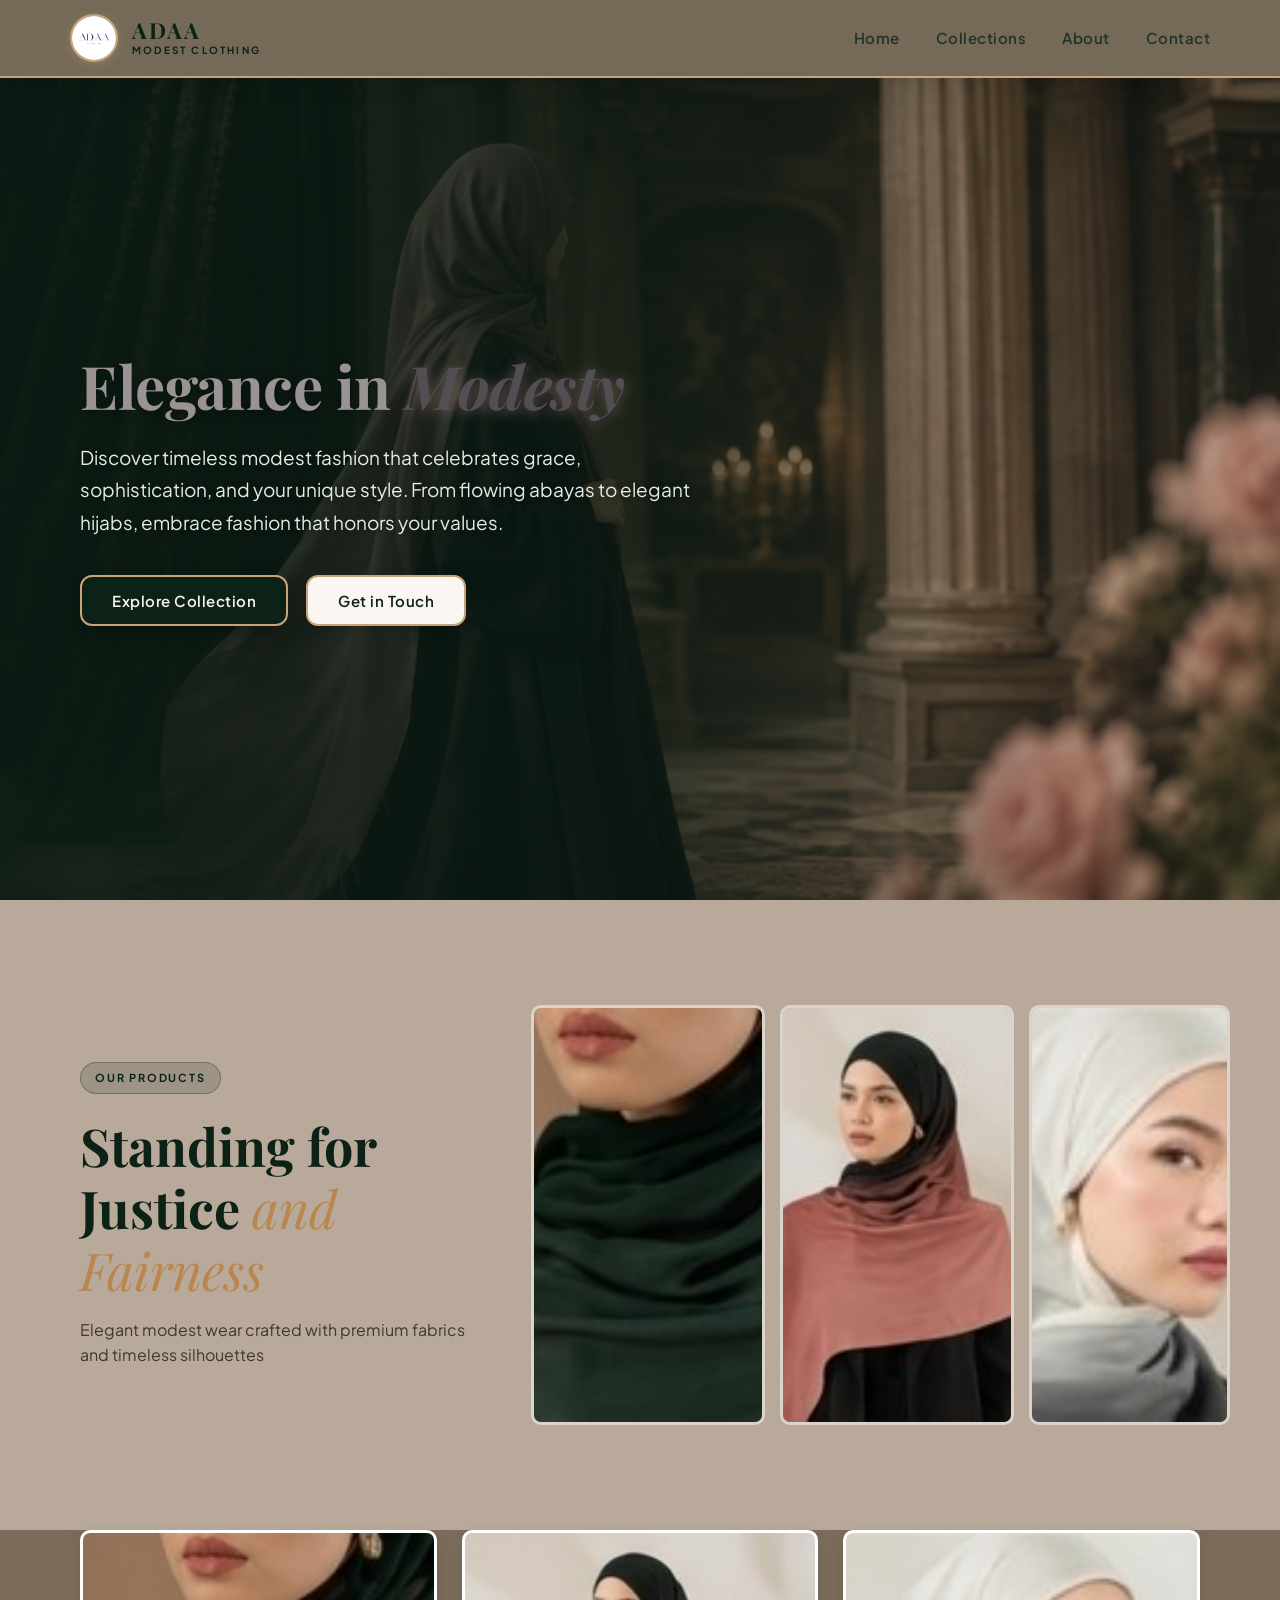
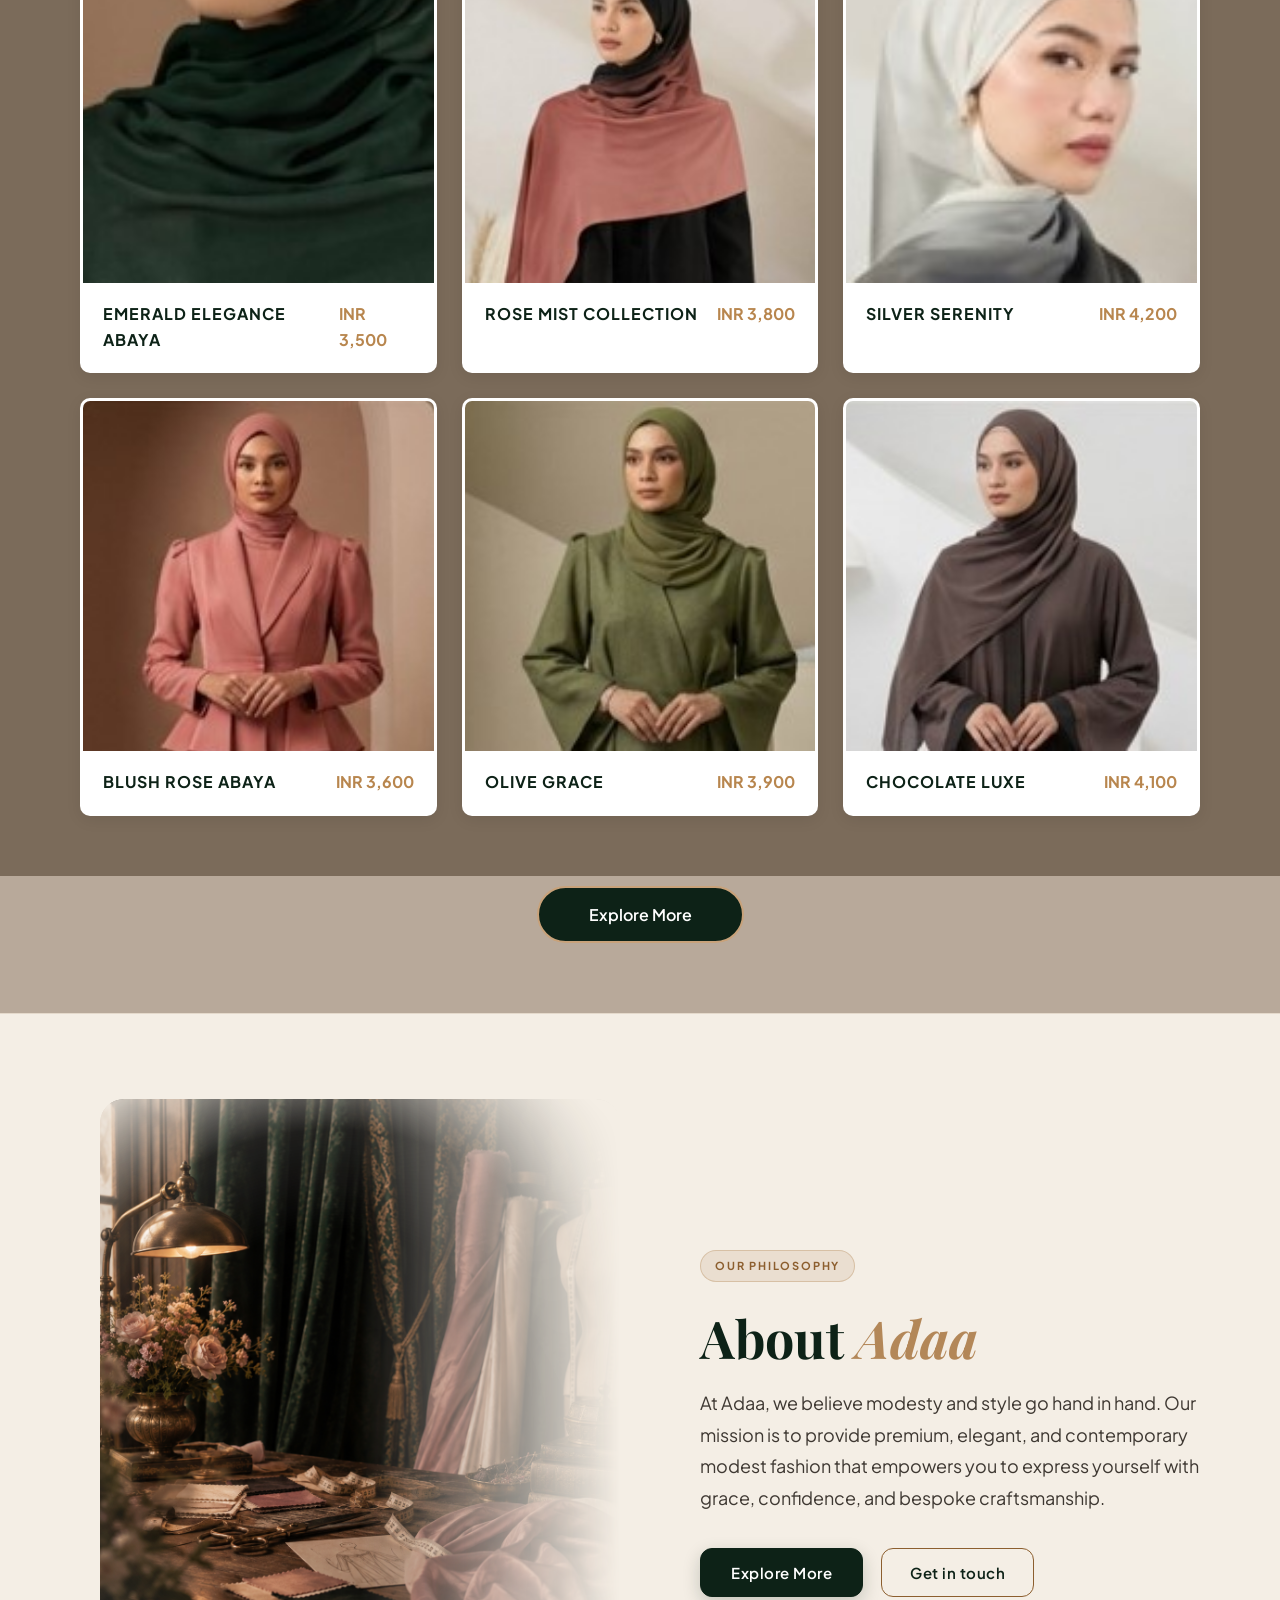
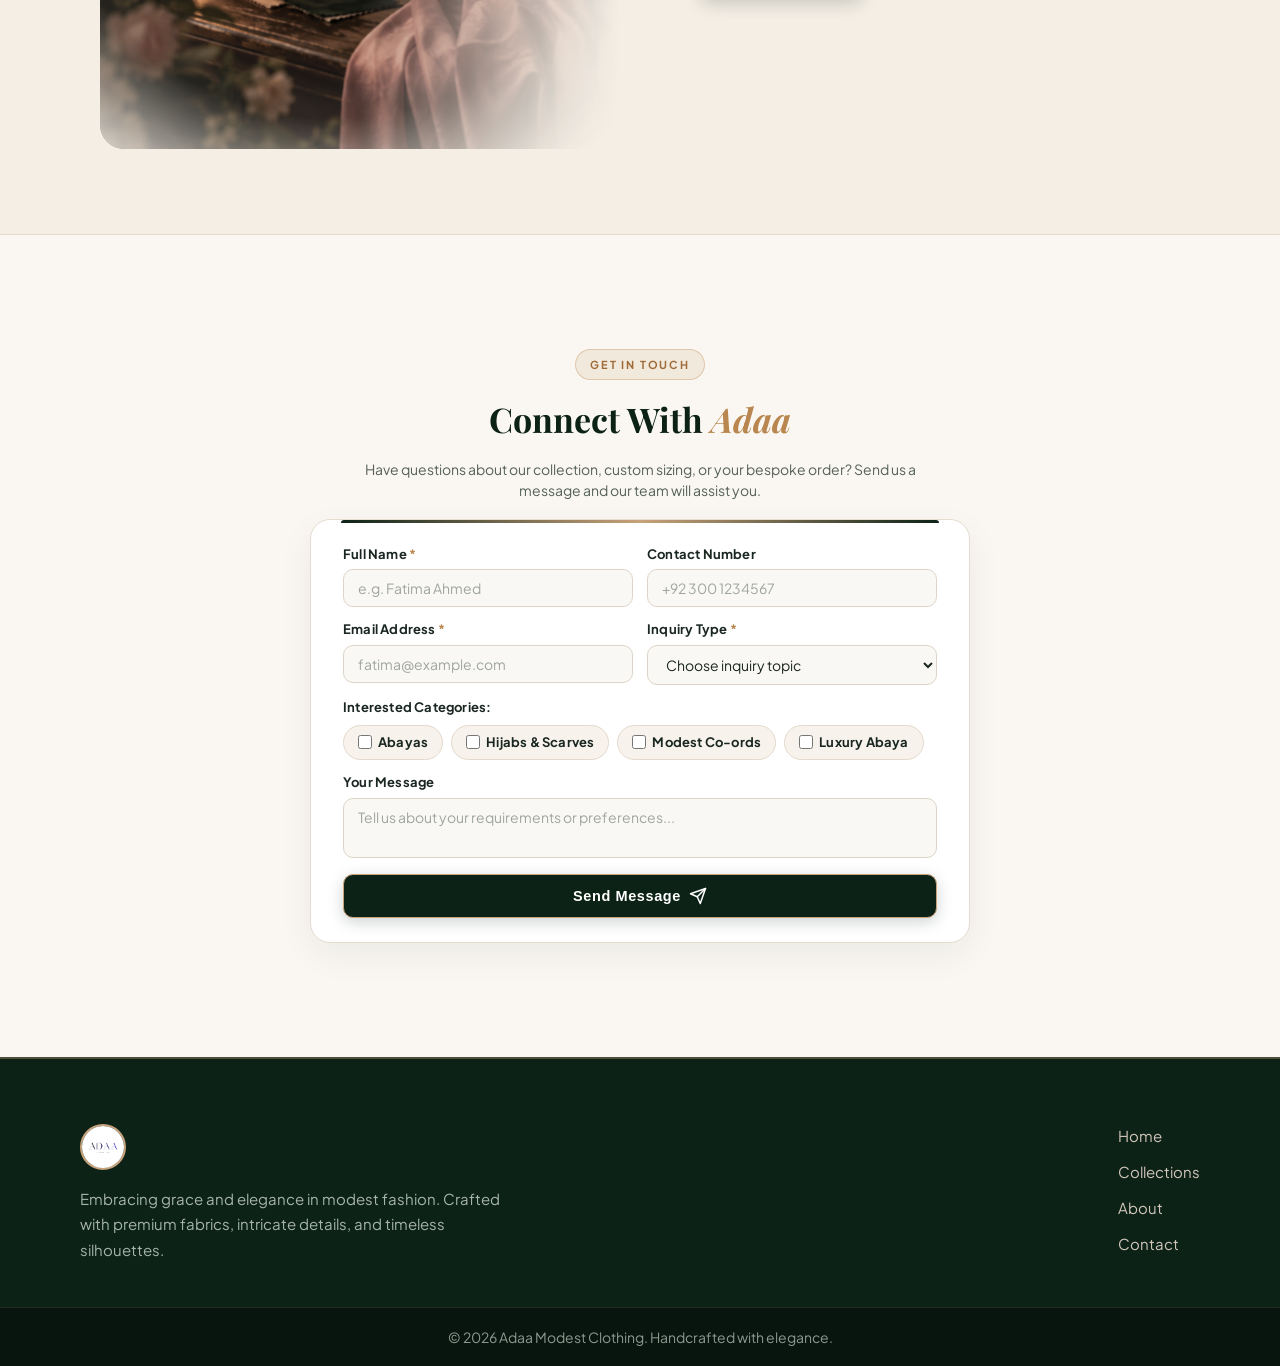
<file: index.html>
<!DOCTYPE html>
<html lang="en">
<head>
    <meta charset="UTF-8">
    <meta name="viewport" content="width=device-width, initial-scale=1.0">
    <title>Adaa | Modest Clothing</title>
    <link rel="stylesheet" href="style.css">
    <link rel="preconnect" href="https://fonts.googleapis.com">
    <link rel="preconnect" href="https://fonts.gstatic.com" crossorigin>
    <link href="https://fonts.googleapis.com/css2?family=Playfair+Display:ital,wght@0,600;0,700;1,600&family=Plus+Jakarta+Sans:wght@400;500;600;700&display=swap" rel="stylesheet">
</head>
<body>
    <nav class="nav-bar">
        <div class="logo">
            <img src="./logo adaa.png" alt="Adaa Logo" >
            <div class="logo-text">
                <span class="brand-name">ADAA</span>
                <span class="brand-tag">MODEST CLOTHING</span>
            </div>
        </div>
        <div class="nav-links">
            <a href="#hero">Home</a>
            <a href="#collections">Collections</a>
            <a href="#about">About</a>
            <a href="#contact">Contact</a>
        </div>
    </nav>

    <section class="hero" id="hero">
        <div class="text">

            <h1>Elegance in <span class="highlight">Modesty</span></h1>
            <p>Discover timeless modest fashion that celebrates grace, sophistication, and your unique style. From flowing abayas to elegant hijabs, embrace fashion that honors your values.</p>
            <div class="buttons">
                <button class="btn-dark" onclick="document.getElementById('about').scrollIntoView({behavior: 'smooth'})">Explore Collection</button>
                <button class="touch-btn" onclick="document.getElementById('contact').scrollIntoView({behavior: 'smooth'})">Get in Touch</button>
            </div>
        </div>
    </section>

    <!-- Collections Section -->
    <section class="collections-hero" id="collections">
        <div class="collections-hero-content">
            <span class="badge">OUR PRODUCTS</span>
            <h1>Standing for Justice <span class="highlight">and Fairness</span></h1>
            <p>Elegant modest wear crafted with premium fabrics and timeless silhouettes</p>
        </div>
        <div class="collections-hero-images">
            <img src="img 1.jpg" alt="Collection 1" class="hero-img-1">
            <img src="img 2.jpg" alt="Collection 2" class="hero-img-2">
            <img src="img 3.jpg" alt="Collection 3" class="hero-img-3">
        </div>
    </section>

    <section class="collections-grid" style="background-color: #7b6b5a; padding-top: 0;">
        <div class="collection-card">
            <img src="img 1.jpg" alt="Emerald Elegance Abaya">
            <div class="card-content">
                <h3>Emerald Elegance Abaya</h3>
                <p class="price">INR 3,500</p>
            </div>
        </div>
        <div class="collection-card">
            <img src="img 2.jpg" alt="Rose Mist Collection">
            <div class="card-content">
                <h3>Rose Mist Collection</h3>
                <p class="price">INR 3,800</p>
            </div>
        </div>
        <div class="collection-card">
            <img src="img 3.jpg" alt="Silver Serenity">
            <div class="card-content">
                <h3>Silver Serenity</h3>
                <p class="price">INR 4,200</p>
            </div>
        </div>
        <div class="collection-card">
            <img src="img 4..jpg" alt="Blush Rose Abaya">
            <div class="card-content">
                <h3>Blush Rose Abaya</h3>
                <p class="price">INR 3,600</p>
            </div>
        </div>
        <div class="collection-card">
            <img src="img 5.jpg" alt="Olive Grace">
            <div class="card-content">
                <h3>Olive Grace</h3>
                <p class="price">INR 3,900</p>
            </div>
        </div>
        <div class="collection-card">
            <img src="img 6.jpg" alt="Chocolate Luxe">
            <div class="card-content">
                <h3>Chocolate Luxe</h3>
                <p class="price">INR 4,100</p>
            </div>
        </div>
    </section>

    <section class="explore-section">
        <button class="explore-btn">Explore More</button>
    </section>

    <!-- about section -->
    <section class="about" id="about">
        <div class="about-text">
            <span class="badge">OUR PHILOSOPHY</span>
            <h1>About <span class="highlight">Adaa</span></h1>
            <p>At Adaa, we believe modesty and style go hand in hand. Our mission is to provide premium, elegant, and contemporary modest fashion that empowers you to express yourself with grace, confidence, and bespoke craftsmanship.</p>
            <div class="about-buttons">
                <button class="btn-primary" onclick="document.getElementById('hero').scrollIntoView({behavior: 'smooth'})">Explore More</button>
                <button class="btn-secondary" onclick="document.getElementById('contact').scrollIntoView({behavior: 'smooth'})">Get in touch</button>
            </div>
        </div>
        <div class="about-img">
            <img src="./about img.png" alt="about-img" class="image">
        </div>
    </section>

    <!-- contact us section -->
    <section class="contact" id="contact">
        <div class="contact-header">
            <span class="badge">GET IN TOUCH</span>
            <h1>Connect With <span class="highlight">Adaa</span></h1>
            <div class="divider"></div>
            <p>Have questions about our collection, custom sizing, or your bespoke order? Send us a message and our team will assist you.</p>
        </div>

        <div class="contact-form-card">
            <form action="#" class="contact-us">
                <div class="form-row">
                    <div class="form-group">
                        <label for="name">Full Name <span class="req">*</span></label>
                        <input type="text" id="name" name="name" placeholder="e.g. Fatima Ahmed" required>
                    </div>
                    <div class="form-group">
                        <label for="contact-no">Contact Number</label>
                        <input type="tel" id="contact-no" name="contact" placeholder="+92 300 1234567">
                    </div>
                </div>

                <div class="form-row">
                    <div class="form-group">
                        <label for="email">Email Address <span class="req">*</span></label>
                        <input type="email" name="email" id="email" placeholder="fatima@example.com" required>
                    </div>
                    <div class="form-group">
                        <label for="reason">Inquiry Type <span class="req">*</span></label>
                        <select name="reason" id="reason" required>
                            <option value="" selected disabled>Choose inquiry topic</option>
                            <option value="custom-sizing">Custom Sizing & Alterations</option>
                            <option value="order-status">Order Status & Tracking</option>
                            <option value="bridal-custom">Bridal & Formal Order</option>
                            <option value="wholesale">Wholesale & Collaboration</option>
                            <option value="general">General Inquiry</option>
                        </select>
                    </div>
                </div>

                <div class="form-group">
                    <label>Interested Categories:</label>
                    <div class="clothing-options">
                        <label class="checkbox-label">
                            <input type="checkbox" name="interest" value="abayas">
                            <span>Abayas</span>
                        </label>
                        <label class="checkbox-label">
                            <input type="checkbox" name="interest" value="hijabs">
                            <span>Hijabs & Scarves</span>
                        </label>
                        <label class="checkbox-label">
                            <input type="checkbox" name="interest" value="coords">
                            <span>Modest Co-ords</span>
                        </label>
                        <label class="checkbox-label">
                            <input type="checkbox" name="interest" value="pret">
                            <span>Luxury Abaya</span>
                        </label>
                    </div>
                </div>

                <div class="form-group">
                    <label for="message">Your Message</label>
                    <textarea name="message" id="message" rows="3" placeholder="Tell us about your requirements or preferences..."></textarea>
                </div>

                <button type="submit" class="submit-btn">
                    <span>Send Message</span>
                    <svg width="18" height="18" viewBox="0 0 24 24" fill="none" stroke="currentColor" stroke-width="2" stroke-linecap="round" stroke-linejoin="round"><line x1="22" y1="2" x2="11" y2="13"></line><polygon points="22 2 15 22 11 13 2 9 22 2"></polygon></svg>
                </button>
            </form>
        </div>
    </section>

    <!-- footer -->
    <footer>
        <div class="footer-brand">
            <div class="footer-logo">
                <img src="./logo adaa.png" alt="Adaa Logo">
                <div class="logo-text">
                    <span class="brand-name">ADAA</span>
                    <span class="brand-tag">MODEST CLOTHING</span>
                </div>
            </div>
            <p class="footer-desc">Embracing grace and elegance in modest fashion. Crafted with premium fabrics, intricate details, and timeless silhouettes.</p>
        </div>
        <div class="footer-nav">

            <div class="footer-links">
                <a href="#hero">Home</a>
                <a href="#collections">Collections</a>
                <a href="#about">About</a>
                <a href="#contact">Contact</a>
            </div>
        </div>
    </footer>
    <div class="copyright">
        <p>© 2026 Adaa Modest Clothing. Handcrafted with elegance.</p>
    </div>

</body>
</html>
</file>
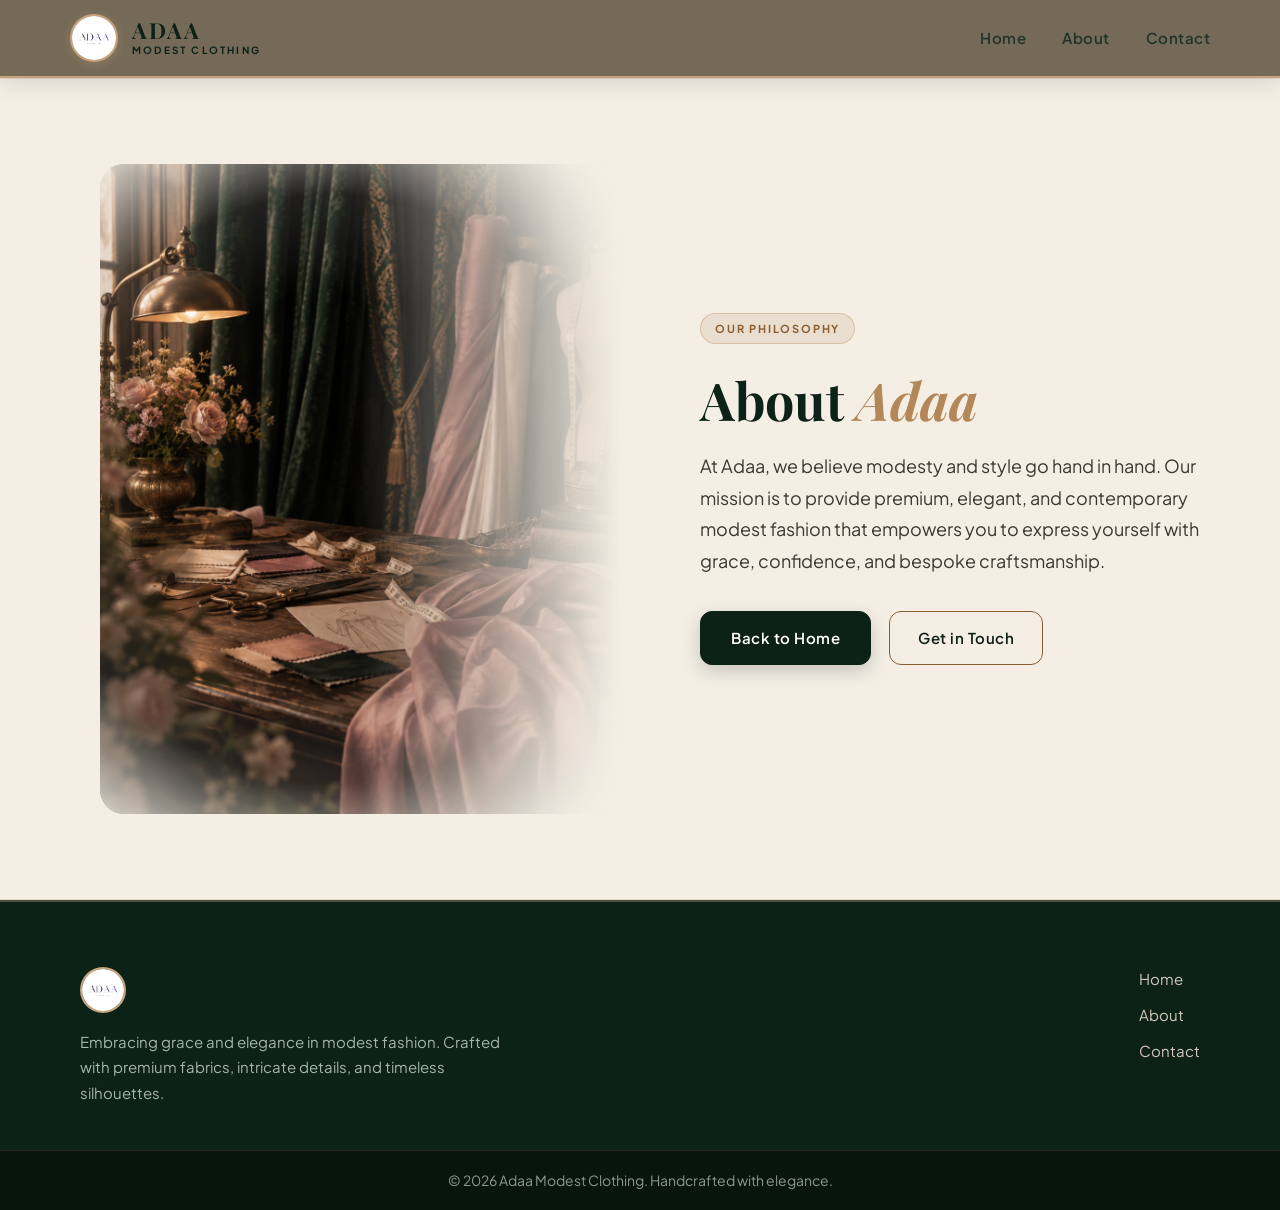
<file: about.html>
<!DOCTYPE html>
<html lang="en">
<head>
    <meta charset="UTF-8">
    <meta name="viewport" content="width=device-width, initial-scale=1.0">
    <title>About Us | Adaa Modest Clothing</title>
    <link rel="stylesheet" href="style.css">
    <link rel="preconnect" href="https://fonts.googleapis.com">
    <link rel="preconnect" href="https://fonts.gstatic.com" crossorigin>
    <link href="https://fonts.googleapis.com/css2?family=Playfair+Display:ital,wght@0,600;0,700;1,600&family=Plus+Jakarta+Sans:wght@400;500;600;700&display=swap" rel="stylesheet">
</head>
<body>

    <!-- Navigation Bar -->
    <nav class="nav-bar">
        <div class="logo">
            <img src="./logo adaa.png" alt="Adaa Logo">
            <div class="logo-text">
                <span class="brand-name">ADAA</span>
                <span class="brand-tag">MODEST CLOTHING</span>
            </div>
        </div>
        <div class="nav-links">
            <a href="index.html">Home</a>
            <a href="about.html">About</a>
            <a href="contact.html">Contact</a>
        </div>
    </nav>

    <!-- About Section -->
    <section class="about" id="about">
        <div class="about-text">
            <span class="badge">OUR PHILOSOPHY</span>
            <h1>About <span class="highlight">Adaa</span></h1>
            <p>At Adaa, we believe modesty and style go hand in hand. Our mission is to provide premium, elegant, and contemporary modest fashion that empowers you to express yourself with grace, confidence, and bespoke craftsmanship.</p>
            <div class="about-buttons">
                <a href="index.html" class="btn-primary">Back to Home</a>
                <a href="contact.html" class="btn-secondary">Get in Touch</a>
            </div>
        </div>
        <div class="about-img">
            <img src="./about img.png" alt="about-img" class="image">
        </div>
    </section>

    <!-- Footer -->
    <footer>
        <div class="footer-brand">
            <div class="footer-logo">
                <img src="./logo adaa.png" alt="Adaa Logo">
                <div class="logo-text">
                    <span class="brand-name">ADAA</span>
                    <span class="brand-tag">MODEST CLOTHING</span>
                </div>
            </div>
            <p class="footer-desc">Embracing grace and elegance in modest fashion. Crafted with premium fabrics, intricate details, and timeless silhouettes.</p>
        </div>
        <div class="footer-nav">
            <div class="footer-links">
                <a href="index.html">Home</a>
                <a href="about.html">About</a>
                <a href="contact.html">Contact</a>
            </div>
        </div>
    </footer>

    <div class="copyright">
        <p>© 2026 Adaa Modest Clothing. Handcrafted with elegance.</p>
    </div>

</body>
</html>
</file>
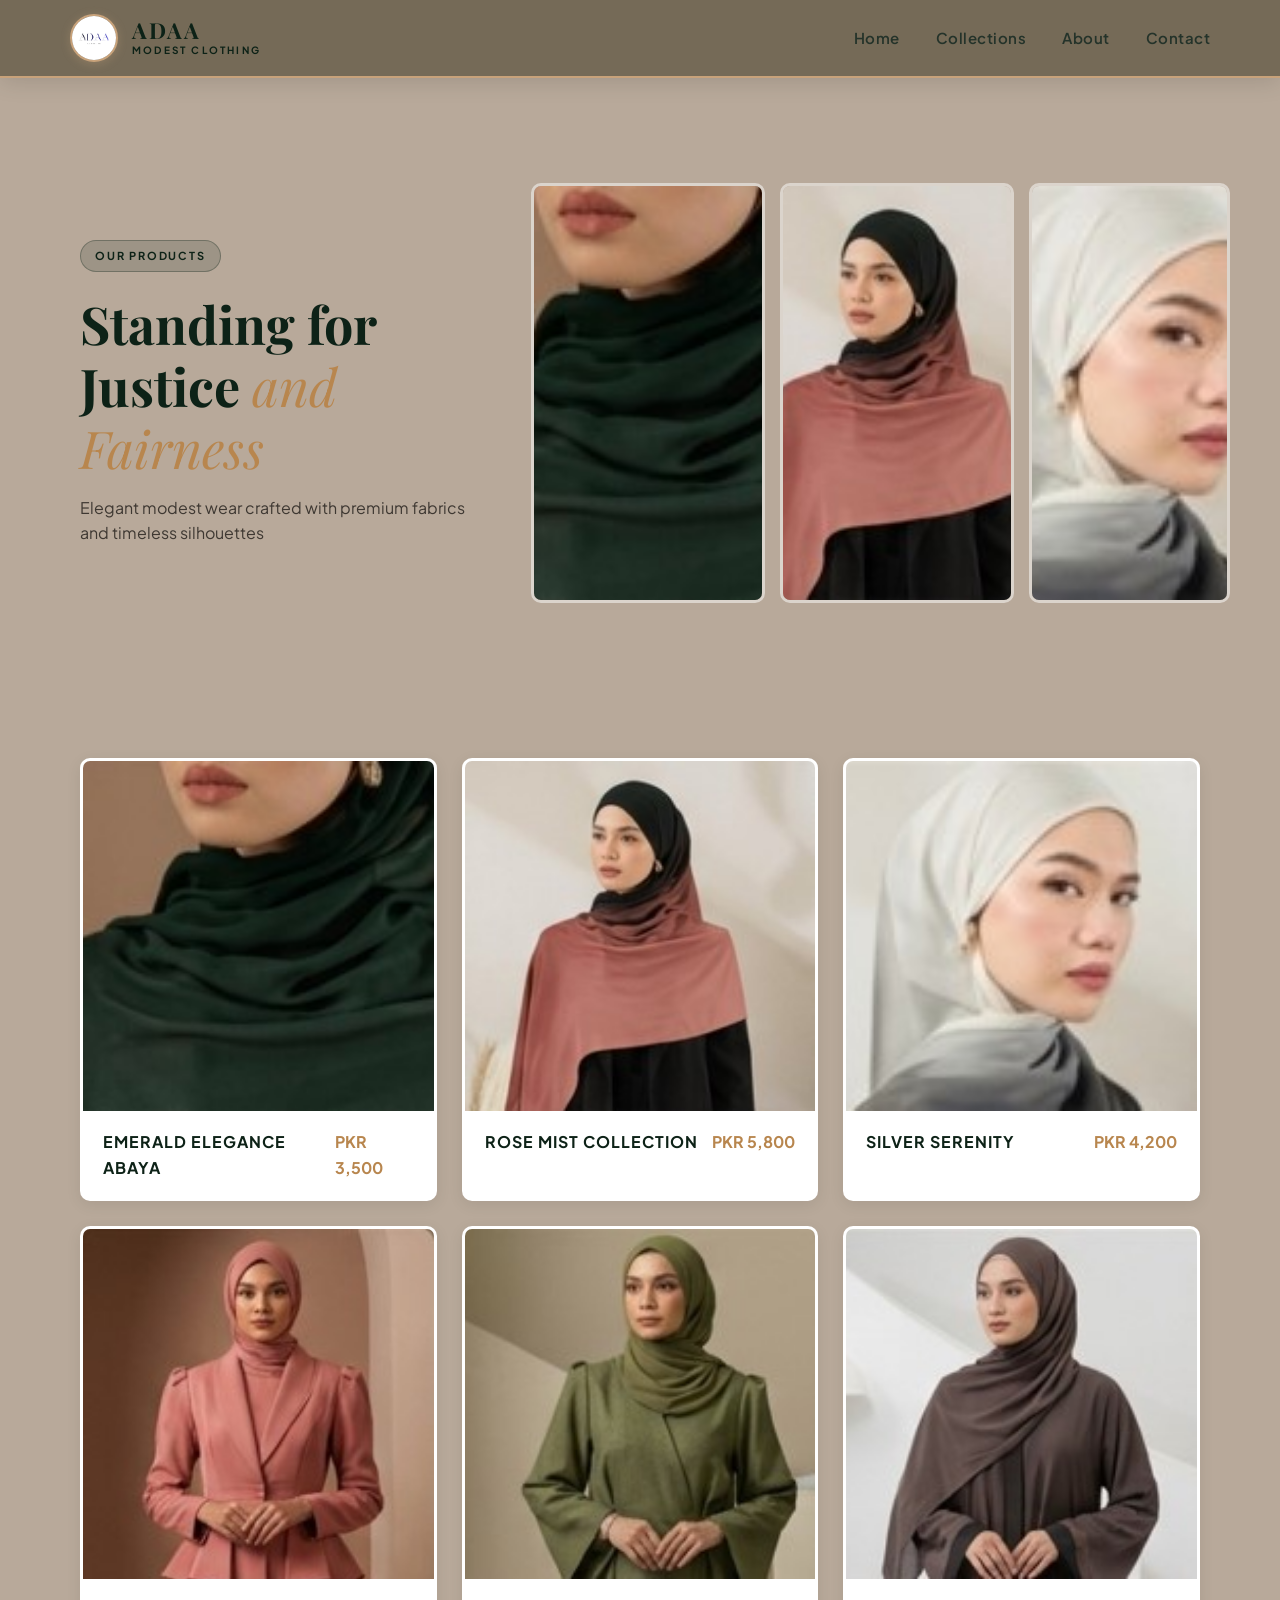
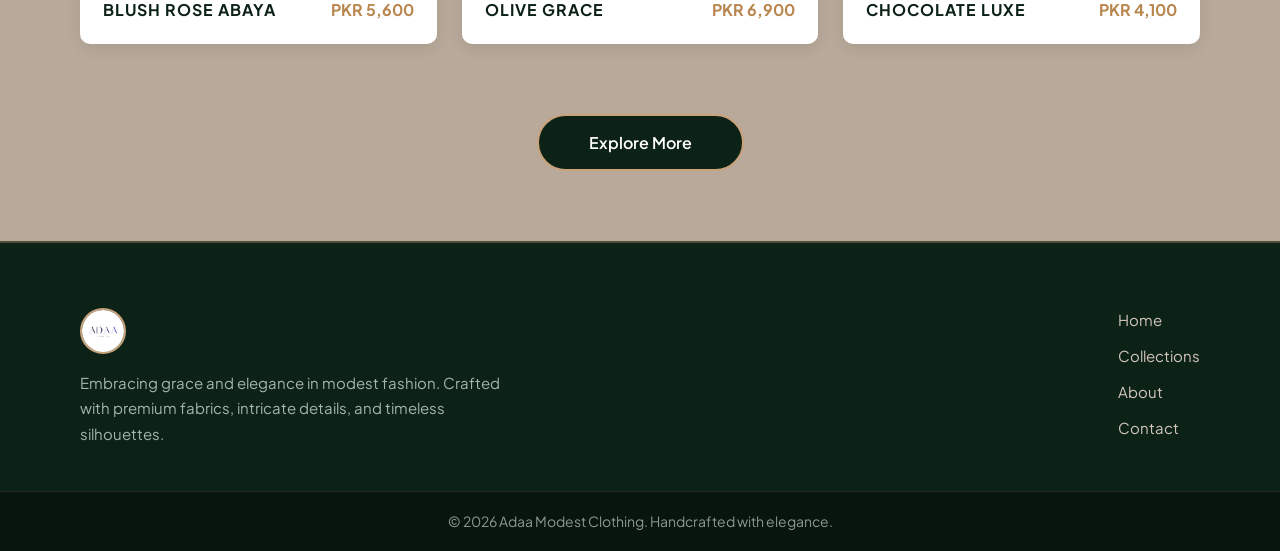
<file: collections.html>
<!DOCTYPE html>
<html lang="en">
<head>
    <meta charset="UTF-8">
    <meta name="viewport" content="width=device-width, initial-scale=1.0">
    <title>Collections | Adaa Modest Clothing</title>
    <link rel="stylesheet" href="style.css">
    <link rel="preconnect" href="https://fonts.googleapis.com">
    <link rel="preconnect" href="https://fonts.gstatic.com" crossorigin>
    <link href="https://fonts.googleapis.com/css2?family=Playfair+Display:ital,wght@0,600;0,700;1,600&family=Plus+Jakarta+Sans:wght@400;500;600;700&display=swap" rel="stylesheet">
</head>
<body>

    <!-- Navigation Bar -->
    <nav class="nav-bar">
        <div class="logo">
            <img src="./logo adaa.png" alt="Adaa Logo">
            <div class="logo-text">
                <span class="brand-name">ADAA</span>
                <span class="brand-tag">MODEST CLOTHING</span>
            </div>
        </div>
        <div class="nav-links">
            <a href="new index.html">Home</a>
            <a href="collections.html">Collections</a>
            <a href="about.html">About</a>
            <a href="contact.html">Contact</a>
        </div>
    </nav>

    <!-- Collections Hero Section -->
    <section class="collections-hero">
        <div class="collections-hero-content">
            <span class="badge">OUR PRODUCTS</span>
            <h1>Standing for Justice <span class="highlight">and Fairness</span></h1>
            <p>Elegant modest wear crafted with premium fabrics and timeless silhouettes</p>
        </div>
        <div class="collections-hero-images">
            <img src="./img 1.jpg" alt="Collection Hero 1" class="hero-img-1">
            <img src="./img 2.jpg" alt="Collection Hero 2" class="hero-img-2">
            <img src="./img 3.jpg" alt="Collection Hero 3" class="hero-img-3">
        </div>
    </section>

    <!-- Collections Grid -->
    <section class="collections-grid">
        <div class="collection-card">
            <img src="./img 1.jpg" alt="Emerald Elegance Abaya">
            <div class="card-content">
                <h3>Emerald Elegance Abaya</h3>
                <p class="price">PKR 3,500</p>
            </div>
        </div>
        <div class="collection-card">
            <img src="./img 2.jpg" alt="Rose Mist Collection">
            <div class="card-content">
                <h3>Rose Mist Collection</h3>
                <p class="price">PKR 5,800</p>
            </div>
        </div>
        <div class="collection-card">
            <img src="./img 3.jpg" alt="Silver Serenity">
            <div class="card-content">
                <h3>Silver Serenity</h3>
                <p class="price">PKR 4,200</p>
            </div>
        </div>
        <div class="collection-card">
            <img src="./img 4..jpg" alt="Blush Rose Abaya">
            <div class="card-content">
                <h3>Blush Rose Abaya</h3>
                <p class="price">PKR 5,600</p>
            </div>
        </div>
        <div class="collection-card">
            <img src="./img 5.jpg" alt="Olive Grace">
            <div class="card-content">
                <h3>Olive Grace</h3>
                <p class="price">PKR 6,900</p>
            </div>
        </div>
        <div class="collection-card">
            <img src="./img 6.jpg" alt="Chocolate Luxe">
            <div class="card-content">
                <h3>Chocolate Luxe</h3>
                <p class="price">PKR 4,100</p>
            </div>
        </div>
    </section>

    <!-- Explore More Section -->
    <section class="explore-section">
        <button class="explore-btn">Explore More</button>
    </section>

    <!-- Footer -->
    <footer>
        <div class="footer-brand">
            <div class="footer-logo">
                <img src="./logo adaa.png" alt="Adaa Logo">
                <div class="logo-text">
                    <span class="brand-name">ADAA</span>
                    <span class="brand-tag">MODEST CLOTHING</span>
                </div>
            </div>
            <p class="footer-desc">Embracing grace and elegance in modest fashion. Crafted with premium fabrics, intricate details, and timeless silhouettes.</p>
        </div>
        <div class="footer-nav">
            <div class="footer-links">
                <a href="new index.html">Home</a>
                <a href="collections.html">Collections</a>
                <a href="about.html">About</a>
                <a href="contact.html">Contact</a>
            </div>
        </div>
    </footer>

    <div class="copyright">
        <p>© 2026 Adaa Modest Clothing. Handcrafted with elegance.</p>
    </div>

</body>
</html>
</file>
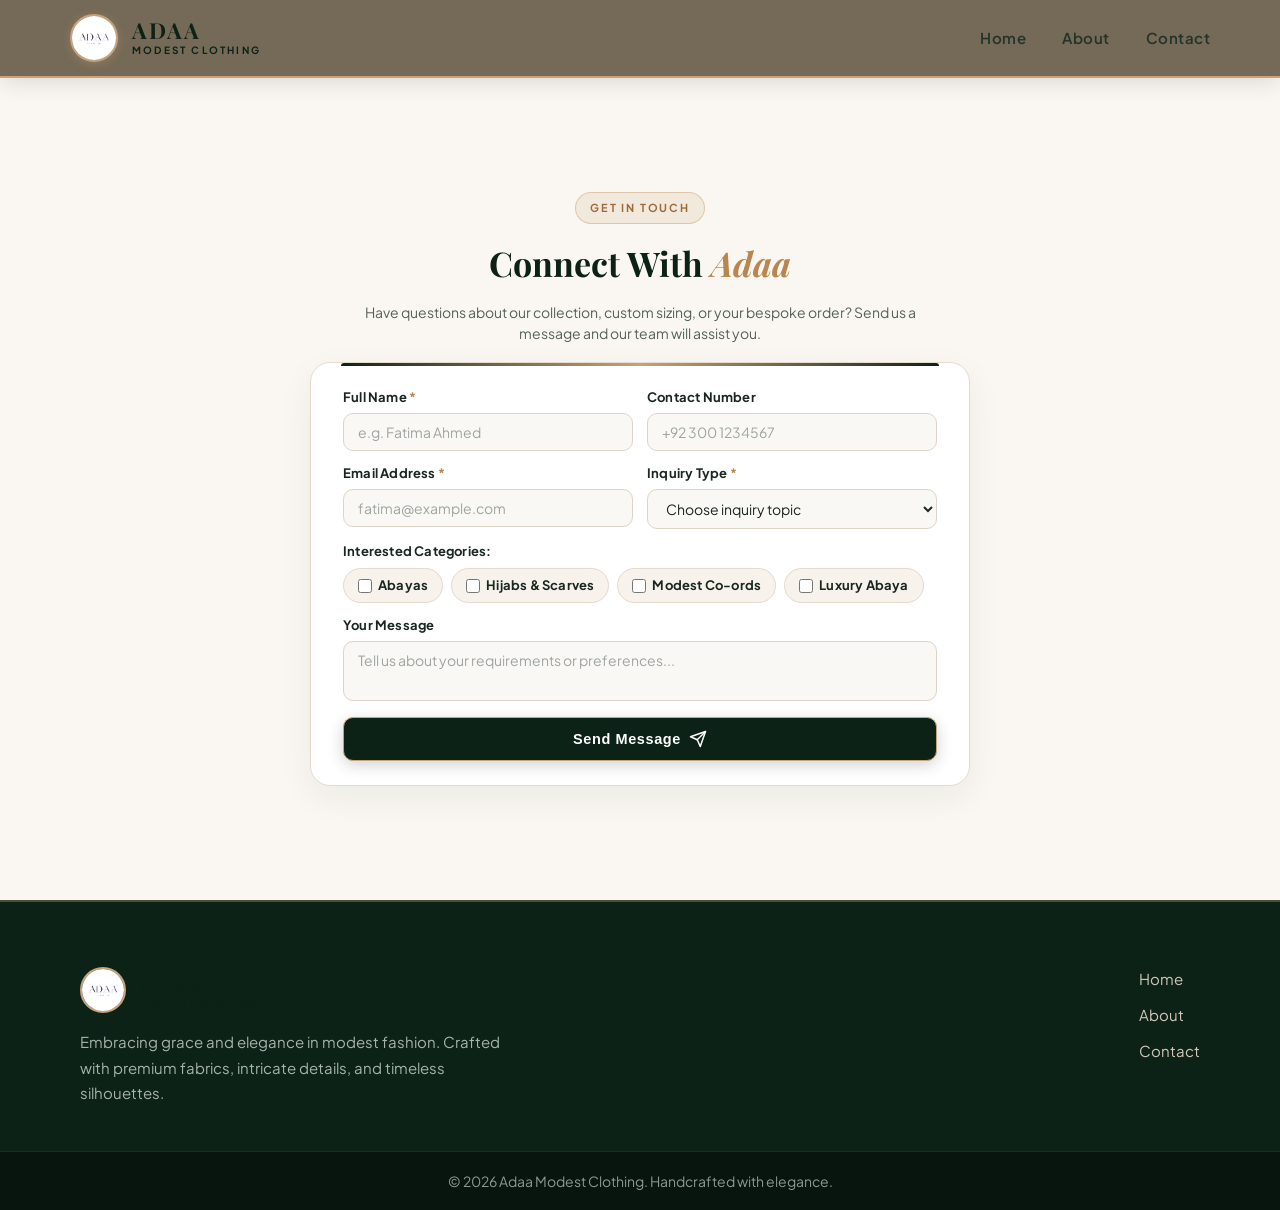
<file: contact.html>
<!DOCTYPE html>
<html lang="en">
<head>
    <meta charset="UTF-8">
    <meta name="viewport" content="width=device-width, initial-scale=1.0">
    <title>Contact Us | Adaa Modest Clothing</title>
    <link rel="stylesheet" href="style.css">
    <link rel="preconnect" href="https://fonts.googleapis.com">
    <link rel="preconnect" href="https://fonts.gstatic.com" crossorigin>
    <link href="https://fonts.googleapis.com/css2?family=Playfair+Display:ital,wght@0,600;0,700;1,600&family=Plus+Jakarta+Sans:wght@400;500;600;700&display=swap" rel="stylesheet">
</head>
<body>

    <!-- Navigation Bar -->
    <nav class="nav-bar">
        <div class="logo">
            <img src="./logo adaa.png" alt="Adaa Logo">
            <div class="logo-text">
                <span class="brand-name">ADAA</span>
                <span class="brand-tag">MODEST CLOTHING</span>
            </div>
        </div>
        <div class="nav-links">
            <a href="index.html">Home</a>
            <a href="about.html">About</a>
            <a href="contact.html">Contact</a>
        </div>
    </nav>

    <!-- Contact Section -->
    <section class="contact" id="contact">
        <div class="contact-header">
            <span class="badge">GET IN TOUCH</span>
            <h1>Connect With <span class="highlight">Adaa</span></h1>
            <div class="divider"></div>
            <p>Have questions about our collection, custom sizing, or your bespoke order? Send us a message and our team will assist you.</p>
        </div>

        <div class="contact-form-card">
            <form action="#" class="contact-us">
                <div class="form-row">
                    <div class="form-group">
                        <label for="name">Full Name <span class="req">*</span></label>
                        <input type="text" id="name" name="name" placeholder="e.g. Fatima Ahmed" required>
                    </div>
                    <div class="form-group">
                        <label for="contact-no">Contact Number</label>
                        <input type="tel" id="contact-no" name="contact" placeholder="+92 300 1234567">
                    </div>
                </div>

                <div class="form-row">
                    <div class="form-group">
                        <label for="email">Email Address <span class="req">*</span></label>
                        <input type="email" name="email" id="email" placeholder="fatima@example.com" required>
                    </div>
                    <div class="form-group">
                        <label for="reason">Inquiry Type <span class="req">*</span></label>
                        <select name="reason" id="reason" required>
                            <option value="" selected disabled>Choose inquiry topic</option>
                            <option value="custom-sizing">Custom Sizing & Alterations</option>
                            <option value="order-status">Order Status & Tracking</option>
                            <option value="bridal-custom">Bridal & Formal Order</option>
                            <option value="wholesale">Wholesale & Collaboration</option>
                            <option value="general">General Inquiry</option>
                        </select>
                    </div>
                </div>

                <div class="form-group">
                    <label>Interested Categories:</label>
                    <div class="clothing-options">
                        <label class="checkbox-label">
                            <input type="checkbox" name="interest" value="abayas">
                            <span>Abayas</span>
                        </label>
                        <label class="checkbox-label">
                            <input type="checkbox" name="interest" value="hijabs">
                            <span>Hijabs & Scarves</span>
                        </label>
                        <label class="checkbox-label">
                            <input type="checkbox" name="interest" value="coords">
                            <span>Modest Co-ords</span>
                        </label>
                        <label class="checkbox-label">
                            <input type="checkbox" name="interest" value="pret">
                            <span>Luxury Abaya</span>
                        </label>
                    </div>
                </div>

                <div class="form-group">
                    <label for="message">Your Message</label>
                    <textarea name="message" id="message" rows="3" placeholder="Tell us about your requirements or preferences..."></textarea>
                </div>

                <button type="submit" class="submit-btn">
                    <span>Send Message</span>
                    <svg width="18" height="18" viewBox="0 0 24 24" fill="none" stroke="currentColor" stroke-width="2" stroke-linecap="round" stroke-linejoin="round"><line x1="22" y1="2" x2="11" y2="13"></line><polygon points="22 2 15 22 11 13 2 9 22 2"></polygon></svg>
                </button>
            </form>
        </div>
    </section>

    <!-- Footer -->
    <footer>
        <div class="footer-brand">
            <div class="footer-logo">
                <img src="./logo adaa.png" alt="Adaa Logo">
                <div class="logo-text">
                    <span class="brand-name">ADAA</span>
                    <span class="brand-tag">MODEST CLOTHING</span>
                </div>
            </div>
            <p class="footer-desc">Embracing grace and elegance in modest fashion. Crafted with premium fabrics, intricate details, and timeless silhouettes.</p>
        </div>
        <div class="footer-nav">
            <div class="footer-links">
                <a href="index.html">Home</a>
                <a href="about.html">About</a>
                <a href="contact.html">Contact</a>
            </div>
        </div>
    </footer>

    <div class="copyright">
        <p>© 2026 Adaa Modest Clothing. Handcrafted with elegance.</p>
    </div>

</body>
</html>
</file>
<file: style.css>
html {
    scroll-behavior: smooth;
}

* {
    margin: 0;
    padding: 0;
    box-sizing: border-box;
}

body {
    background-color: #FAF7F2;
    color: #2D3630;
    font-family: 'Plus Jakarta Sans', -apple-system, BlinkMacSystemFont, 'Segoe UI', Roboto, sans-serif;
    line-height: 1.6;
    overflow-x: hidden;
}

/* Headings font */
h1, h2, h3, h4, .brand-name {
    font-family: 'Playfair Display', Georgia, serif;
}

/* Badges & Highlights */
.badge {
    display: inline-block;
    padding: 6px 14px;
    background-color: rgba(184, 134, 78, 0.12);
    color: #9E6B38;
    border: 1px solid rgba(184, 134, 78, 0.35);
    border-radius: 30px;
    font-size: 11px;
    font-weight: 700;
    letter-spacing: 1.8px;
    text-transform: uppercase;
    margin-bottom: 6px;
    width: fit-content;
}

.highlight {
    color: #B8864E;
    font-style: italic;
    font-weight: 700;
}


.nav-bar {
    position: sticky;
    top: 0;
    z-index: 1000;
    display: flex;
    align-items: center;
    justify-content: space-between;
    background-color: rgba(112, 100, 81, 0.96);
    backdrop-filter: blur(10px);
    border-bottom: 2px solid #C8A27A;
    box-shadow: 0 4px 22px rgba(0, 0, 0, 0.12);
    padding: 14px 70px;
}

.logo {
    display: flex;
    align-items: center;
    gap: 14px;
}

.logo img {
    width: 48px;
    height: 48px;
    border-radius: 50%;
    border: 2px solid #C8A27A;
    object-fit: cover;
    box-shadow: 0 2px 10px rgba(200, 162, 122, 0.3);
}

.logo-text {
    display: flex;
    flex-direction: column;
}

.logo-text .brand-name {
    font-size: 22px;
    font-weight: 700;
    letter-spacing: 2px;
    color: #0D2217;
    line-height: 1.1;
}

.logo-text .brand-tag {
    font-size: 10px;
    font-weight: 700;
    letter-spacing: 2.2px;
    color: #0D2217;
}

.nav-links {
    display: flex;
    align-items: center;
    gap: 36px;
}

.nav-links a {
    position: relative;
    font-size: 15px;
    font-weight: 600;
    letter-spacing: 0.5px;
    text-decoration: none;
    color: #24332A;
    transition: color 0.3s ease;
    padding: 6px 0;
}

.nav-links a::after {
    content: '';
    position: absolute;
    bottom: 0;
    left: 0;
    width: 0;
    height: 2.5px;
    background-color: #B38758;
    border-radius: 2px;
    transition: width 0.3s ease;
}

.nav-links a:hover {
    color: #B38758;
}

.nav-links a:hover::after {
    width: 100%;
}


.hero {
    position: relative;
    padding: 85px 80px;
    margin: 0;
    display: flex;
    justify-content: flex-start;
    align-items: center;
    min-height: calc(100vh - 78px);
    background-image: linear-gradient(
        to right,
        rgba(10, 26, 18, 0.95) 0%,
        rgba(10, 26, 18, 0.76) 45%,
        rgba(10, 26, 18, 0.15) 85%
    ), url('hero-clean.jpg');
    background-position: center right;
    background-size: cover;
    background-repeat: no-repeat;
    box-sizing: border-box;
}

.text {
    width: 100%;
    max-width: 620px;
    display: flex;
    flex-direction: column;
    gap: 22px;
    z-index: 2;
}

.hero .badge {
    background-color: rgba(200, 162, 122, 0.2);
    color: #E5C394;
    border-color: rgba(200, 162, 122, 0.4);
}

.text h1 {
    font-size: 60px;
    line-height: 1.12;
    color: #9a9393;
    font-weight: 700;
    letter-spacing: -0.5px;
    text-shadow: 0 2px 10px rgba(0, 0, 0, 0.35);
}

.text h1 .highlight {
    color: rgb(83, 78, 83);
    text-shadow: 0 2px 14px rgba(229, 166, 176, 0.4);
}

.text p {
    font-size: 19px;
    line-height: 1.7;
    color: #E2ECE5;
    text-shadow: 0 1px 6px rgba(0, 0, 0, 0.3);
}


.buttons, .about-buttons {
    display: flex;
    align-items: center;
    gap: 18px;
    margin-top: 15px;
}

.buttons a, .about-buttons a,
.buttons button, .about-buttons button {
    font-family: 'Plus Jakarta Sans', sans-serif;
    font-size: 15px;
    font-weight: 600;
    letter-spacing: 0.5px;
    border-radius: 12px;
    padding: 14px 30px;
    cursor: pointer;
    transition: all 0.35s cubic-bezier(0.4, 0, 0.2, 1);
    text-decoration: none;
    display: inline-flex;
    align-items: center;
    justify-content: center;
    outline: none;
}

/* 1. DARK BUTTON (e.g. Explore Collection) */
.btn-dark,
.hero .btn-primary {
    background-color: #0D2217;
    color: #F8F3ED;
    border: 2px solid #C8A27A;
    box-shadow: 0 6px 18px rgba(0, 0, 0, 0.35);
}

/* Dark Button Hover & Touch / Click Effect */
.btn-dark:hover,
.btn-dark:active,
.hero .btn-primary:hover,
.hero .btn-primary:active {
    background-color: #B8864E;
    border-color: #B8864E;
    color: #FFFFFF;
    transform: translateY(-3px);
    box-shadow: 0 8px 24px rgba(184, 134, 78, 0.45);
}

/* 2. LIGHT / TOUCH BUTTON (e.g. Get in Touch) */
.touch-btn,
.btn-light,
.hero .btn-secondary {
    background-color: #FAF7F2;
    color: #0D2217;
    border: 2px solid #C8A27A;
    box-shadow: 0 4px 14px rgba(0, 0, 0, 0.15);
}

.touch-btn:hover,
.touch-btn:active,
.btn-light:hover,
.hero .btn-secondary:hover,
.hero .btn-secondary:active {
    background-color: #0D2217;
    border-color: #C8A27A;
    color: #C8A27A;
    transform: translateY(-3px);
    box-shadow: 0 8px 24px rgba(0, 0, 0, 0.35);
}


.about {
    background-color: #F4EEE5;
    border-top: 1.5px solid #E4D9CB;
    border-bottom: 1.5px solid #E4D9CB;
    padding: 85px 80px;
    display: flex;
    flex-direction: row-reverse;
    justify-content: space-between;
    align-items: center;
    gap: 60px;
    min-height: 90vh;
    box-sizing: border-box;
    position: relative;
    overflow: hidden;
}

.about .badge {
    background-color: rgba(179, 135, 88, 0.15);
    color: #8C5E2E;
    border-color: rgba(179, 135, 88, 0.35);
}

.about-text {
    width: 48%;
    display: flex;
    flex-direction: column;
    gap: 20px;
    z-index: 2;
}

.about-text h1 {
    color: #0D2217;
    font-size: 52px;
    line-height: 1.15;
    font-weight: 700;
}

.about-text h1 .highlight {
    color: #B38758;
}

.about-text p {
    color: #3E3832;
    font-size: 18px;
    line-height: 1.75;
}

.about-buttons .btn-primary {
    border: 1.5px solid #0D2217;
    background-color: #0D2217;
    color: #FFFFFF;
    font-size: 15px;
    font-weight: 600;
    border-radius: 12px;
    padding: 14px 30px;
    cursor: pointer;
    transition: all 0.35s ease;
    box-shadow: 0 6px 18px rgba(13, 34, 23, 0.2);
}

.about-buttons .btn-primary:hover {
    background-color: #B38758;
    border-color: #B38758;
    color: #FFFFFF;
    transform: translateY(-2px);
    box-shadow: 0 8px 22px rgba(179, 135, 88, 0.3);
}

.about-buttons .btn-secondary {
    border: 1.5px solid #8C5E2E;
    background-color: transparent;
    color: #0D2217;
    font-size: 15px;
    font-weight: 600;
    border-radius: 12px;
    padding: 14px 28px;
    cursor: pointer;
    transition: all 0.35s ease;
}

.about-buttons .btn-secondary:hover {
    background-color: #0D2217;
    border-color: #0D2217;
    color: #FFFFFF;
    transform: translateY(-2px);
}

.about-img {
    display: flex;
    justify-content: center;
    align-items: center;
    width: 50%;
    position: relative;
    flex-shrink: 0;
}

.about-img img {
    width: 100%;
    max-width: 520px;
    max-height: 75vh;
    height: auto;
    object-fit: cover;
    border-radius: 24px;
    box-shadow: 0 20px 45px rgba(47, 36, 28, 0.12);
    -webkit-mask-image: radial-gradient(circle at 45% 50%, rgba(0, 0, 0, 1) 45%, rgba(0, 0, 0, 0.88) 68%, rgba(0, 0, 0, 0) 96%),
                        linear-gradient(to right, rgba(0, 0, 0, 1) 50%, rgba(0, 0, 0, 0) 100%);

    mask-image: radial-gradient(circle at 45% 50%, rgba(0, 0, 0, 1) 45%, rgba(0, 0, 0, 0.88) 68%, rgba(0, 0, 0, 0) 96%),
                linear-gradient(to right, rgba(0, 0,
                0, 1) 50%, rgba(0, 0, 0, 0) 100%);
    mask-composite: intersect;
    filter: brightness(0.98) contrast(1.04);
    transition: all 0.4s ease;
}

.about-img img:hover {
    filter: brightness(1.03) contrast(1.08);
    transform: scale(1.02);
}


.contact {
    padding: 40px 24px;
    min-height: calc(100vh - 78px);
    background-color: #FAF7F2;
    display: flex;
    flex-direction: column;
    justify-content: center;
    align-items: center;
    gap: 18px;
    box-sizing: border-box;
}

.contact-header {
    text-align: center;
    max-width: 600px;
    display: flex;
    flex-direction: column;
    align-items: center;
    gap: 6px;
}

.contact-header h1 {
    color: #0D2217;
    font-size: 34px;
    font-weight: 700;
}

.div {
    width: 50px;
    height: 3px;
    background: linear-gradient(90deg, #C8A27A, #B8864E);
    border-radius: 3px;
    margin: 2px 0 4px;
}

.contact-header p {
    font-size: 14px;
    color: #556059;
    line-height: 1.5;
}

.contact-form-card {
    background-color: #FFFFFF;
    border: 1.5px solid #E5DCCE;
    border-radius: 20px;
    padding: 24px 32px;
    width: 100%;
    max-width: 660px;
    box-shadow: 0 12px 35px rgba(13, 34, 23, 0.06);
    position: relative;
    box-sizing: border-box;
}

.contact-form-card::before {
    content: '';
    position: absolute;
    top: 0;
    left: 30px;
    right: 30px;
    height: 3px;
    background: linear-gradient(90deg, #0D2217, #C8A27A, #0D2217);
    border-radius: 3px 3px 0 0;
}

.contact-us {
    display: flex;
    flex-direction: column;
    gap: 12px;
}

.form-group {
    display: flex;
    flex-direction: column;
    gap: 5px;
}

.form-group label {
    font-size: 13px;
    font-weight: 700;
    letter-spacing: 0.2px;
    color: #1A2620;
}

.form-group label .req {
    color: #B8864E;
}

.form-row {
    display: grid;
    grid-template-columns: 1fr 1fr;
    gap: 14px;
}

input[type="text"],
input[type="email"],
input[type="tel"],
input[type="number"],
select,
textarea {
    width: 100%;
    padding: 9px 14px;
    border-radius: 10px;
    font-size: 14px;
    border: 1.5px solid #DDD3C6;
    background-color: #FAF8F5;
    color: #1A2620;
    font-family: inherit;
    transition: all 0.3s ease;
    box-sizing: border-box;
}

input::placeholder,
textarea::placeholder {
    color: #9EA5A0;
}


textarea:focus {
    outline: none;
    border-color: #B8864E;
    background-color: #FFFFFF;
    box-shadow: 0 0 0 3px rgba(184, 134, 78, 0.15);
}

select {
    cursor: pointer;
}

textarea {
    resize: none;
    min-height: 55px;
    height: 60px;
}

/* Category Checkbox Pills */
.clothing-options {
    display: flex;
    flex-wrap: wrap;
    gap: 8px;
    margin-top: 2px;
}

.checkbox-label {
    display: inline-flex;
    align-items: center;
    gap: 6px;
    padding: 6px 14px;
    background-color: #F7F3EC;
    border: 1.5px solid #E4D9CC;
    border-radius: 20px;
    font-size: 12.5px;
    font-weight: 500;
    color: #334038;
    cursor: pointer;
    user-select: none;
    transition: all 0.25s ease;
}

.checkbox-label:hover {
    background-color: #EFE6D8;
    border-color: #C8A27A;
    color: #0D2217;
}

.checkbox-label input[type="checkbox"] {
    accent-color: #0D2217;
    cursor: pointer;
    width: 14px;
    height: 14px;
}

.checkbox-label:has(input:checked) {
    background-color: #0D2217;
    color: #F8F3ED;
    border-color: #0D2217;
}

.checkbox-label:has(input:checked) input[type="checkbox"] {
    accent-color: #C8A27A;
}

/* Submit Button */
.submit-btn {
    display: flex;
    align-items: center;
    justify-content: center;
    gap: 8px;
    margin-top: 4px;
    padding: 12px 24px;
    background-color: #0D2217;
    color: #FFFFFF;
    font-size: 14.5px;
    font-weight: 700;
    letter-spacing: 0.6px;
    border: 1.5px solid #C8A27A;
    border-radius: 10px;
    cursor: pointer;
    transition: all 0.35s ease;
    box-shadow: 0 4px 15px rgba(13, 34, 23, 0.2);
}

.submit-btn:hover {
    background-color: #B8864E;
    border-color: #B8864E;
    transform: translateY(-2px);
    box-shadow: 0 6px 20px rgba(184, 134, 78, 0.35);
}


footer {
    background-color: #0D2217;
    border-top: 2px solid rgba(200, 162, 122, 0.35);
    padding: 65px 80px 45px;
    display: flex;
    justify-content: space-between;
    align-items: flex-start;
    gap: 50px;
    color: #E2D7CC;
}

.footer-brand {
    max-width: 440px;
    display: flex;
    flex-direction: column;
    gap: 16px;
}

.footer-logo {
    display: flex;
    align-items: center;
    gap: 14px;
}

.footer-logo img {
    width: 46px;
    height: 46px;
    border-radius: 50%;
    border: 2px solid #C8A27A;
    object-fit: cover;
}

.footer-desc {
    font-size: 15px;
    color: #A6B4AC;
    line-height: 1.7;
}

.footer-nav {
    display: flex;
    flex-direction: column;
    gap: 16px;
}

.footer-links {
    display: flex;
    flex-direction: column;
    gap: 12px;
}

.footer-links a {
    text-decoration: none;
    color: #D2C6BA;
    font-size: 15px;
    transition: all 0.25s ease;
}

.footer-links a:hover {
    color: #FFFFFF;
    padding-left: 4px;
}

.copyright {
    background-color: #07150E;
    text-align: center;
    padding: 18px;
    font-size: 14px;
    color: #8C9991;
    border-top: 1px solid rgba(200, 162, 122, 0.15);
}


@media (max-width: 900px) {
    .nav-bar {
        padding: 14px 24px;
    }

    .hero {
        padding: 60px 24px;
        background-position: center right;
    }

    .text h1 {
        font-size: 44px;
    }

    .about {
        flex-direction: column;
        padding: 60px 24px;
        text-align: center;
    }

    .about-text h1 {
        font-size: 40px;
    }

    .text, .about-text, .about-img {
        width: 100%;
    }

    .badge {
        margin: 0 auto 6px auto;
    }

    .buttons, .about-buttons {
        justify-content: center;
    }

    .contact {
        padding: 60px 20px;
    }

    .contact-form-card {
        padding: 30px 20px;
    }

    .form-row {
        grid-template-columns: 1fr;
    }

    footer {
        flex-direction: column;
        padding: 45px 24px 35px;
        gap: 30px;
    }
}

.collections-header {
    text-align: center;
    padding: 80px 20px 40px;
    background-color: #F4EEE5;
}

.collections-header h1 {
    font-size: 48px;
    color: #0D2217;
    margin: 10px 0;
}

.collections-header p {
    color: #556059;
    font-size: 16px;
}

.collections-grid {
    display: grid;
    grid-template-columns: repeat(3, 1fr);
    gap: 25px;
    padding: 50px 80px 60px;
    max-width: 1400px;
    margin: 0 auto;
    background-color: #b8a99a;
}

.collection-card {
    background: #FFFFFF;
    border-radius: 10px;
    overflow: hidden;
    border: 3px solid rgba(255, 255, 255, 0.6);
    transition: all 0.3s ease;
    box-shadow: 0 4px 15px rgba(0, 0, 0, 0.08);
}

.collection-card:hover {
    transform: translateY(-6px);
    box-shadow: 0 12px 30px rgba(0, 0, 0, 0.15);
}

.collection-card img {
    width: 100%;
    height: 350px;
    object-fit: cover;
    object-position: center top;
    display: block;
}

.card-content {
    padding: 18px 20px;
    display: flex;
    justify-content: space-between;
    align-items: center;
    background: #fff;
}

.card-content h3 {
    color: #0D2217;
    font-size: 16px;
    font-family: 'Plus Jakarta Sans', sans-serif;
    font-weight: 700;
    text-transform: uppercase;
    letter-spacing: 1px;
}

.card-content .price {
    color: #B8864E;
    font-weight: 700;
    font-size: 16px;
}

.color-dots {
    display: flex;
    gap: 6px;
    margin-top: 8px;
}

.color-dots span {
    width: 10px;
    height: 10px;
    border-radius: 50%;
    display: inline-block;
}

@media (max-width: 900px) {
    .collections-grid {
        grid-template-columns: repeat(2, 1fr);
        padding: 30px 24px;
        gap: 16px;
    }

    .collection-card img {
        height: 250px;
    }
}

@media (max-width: 480px) {
    .collections-grid {
        grid-template-columns: 1fr;
    }
}

/* Collections Hero Section */
.collections-hero {
    background-color: #b8a99a;
    padding: 80px;
    display: flex;
    justify-content: space-between;
    align-items: center;
    gap: 60px;
    min-height: 70vh;
}

.collections-hero-content {
    width: 35%;
}

.collections-hero-content .badge {
    background-color: rgba(13, 34, 23, 0.15);
    color: #0D2217;
    border-color: rgba(13, 34, 23, 0.3);
}

.collections-hero-content h1 {
    font-size: 52px;
    color: #0D2217;
    font-family: 'Playfair Display', serif;
    line-height: 1.2;
    margin: 15px 0;
}

.collections-hero-content h1 .highlight {
    font-style: italic;
    font-weight: 400;
}

.collections-hero-content p {
    color: #3E3832;
    font-size: 16px;
    line-height: 1.6;
}

.collections-hero-images {
    display: flex;
    gap: 15px;
    width: 60%;
}

.collections-hero-images img {
    border-radius: 10px;
    height: 420px;
    object-fit: cover;
    border: 3px solid rgba(255, 255, 255, 0.5);
}

.hero-img-1 { width: 35%; }
.hero-img-2 { width: 35%; }
.hero-img-3 { width: 30%; }

/* Explore Section */
.explore-section {
    background-color: #b8a99a;
    text-align: center;
    padding: 10px 80px 70px;
}

.explore-btn {
    background-color: #0D2217;
    color: #fff;
    padding: 16px 50px;
    border-radius: 30px;
    border: 2px solid #C8A27A;
    font-size: 16px;
    font-weight: 600;
    cursor: pointer;
    transition: all 0.3s ease;
    font-family: 'Plus Jakarta Sans', sans-serif;
}

.explore-btn:hover {
    background-color: #B8864E;
    border-color: #B8864E;
    transform: translateY(-3px);
}

@media (max-width: 900px) {
    .collections-hero {
        flex-direction: column;
        padding: 40px 24px;
        text-align: center;
    }

    .collections-hero-content,
    .collections-hero-images {
        width: 100%;
    }

    .collections-hero-images {
        justify-content: center;
    }

    .collections-hero-images img {
        height: 280px;
    }

    .explore-section {
        padding: 10px 24px 50px;
    }
}
</file>
